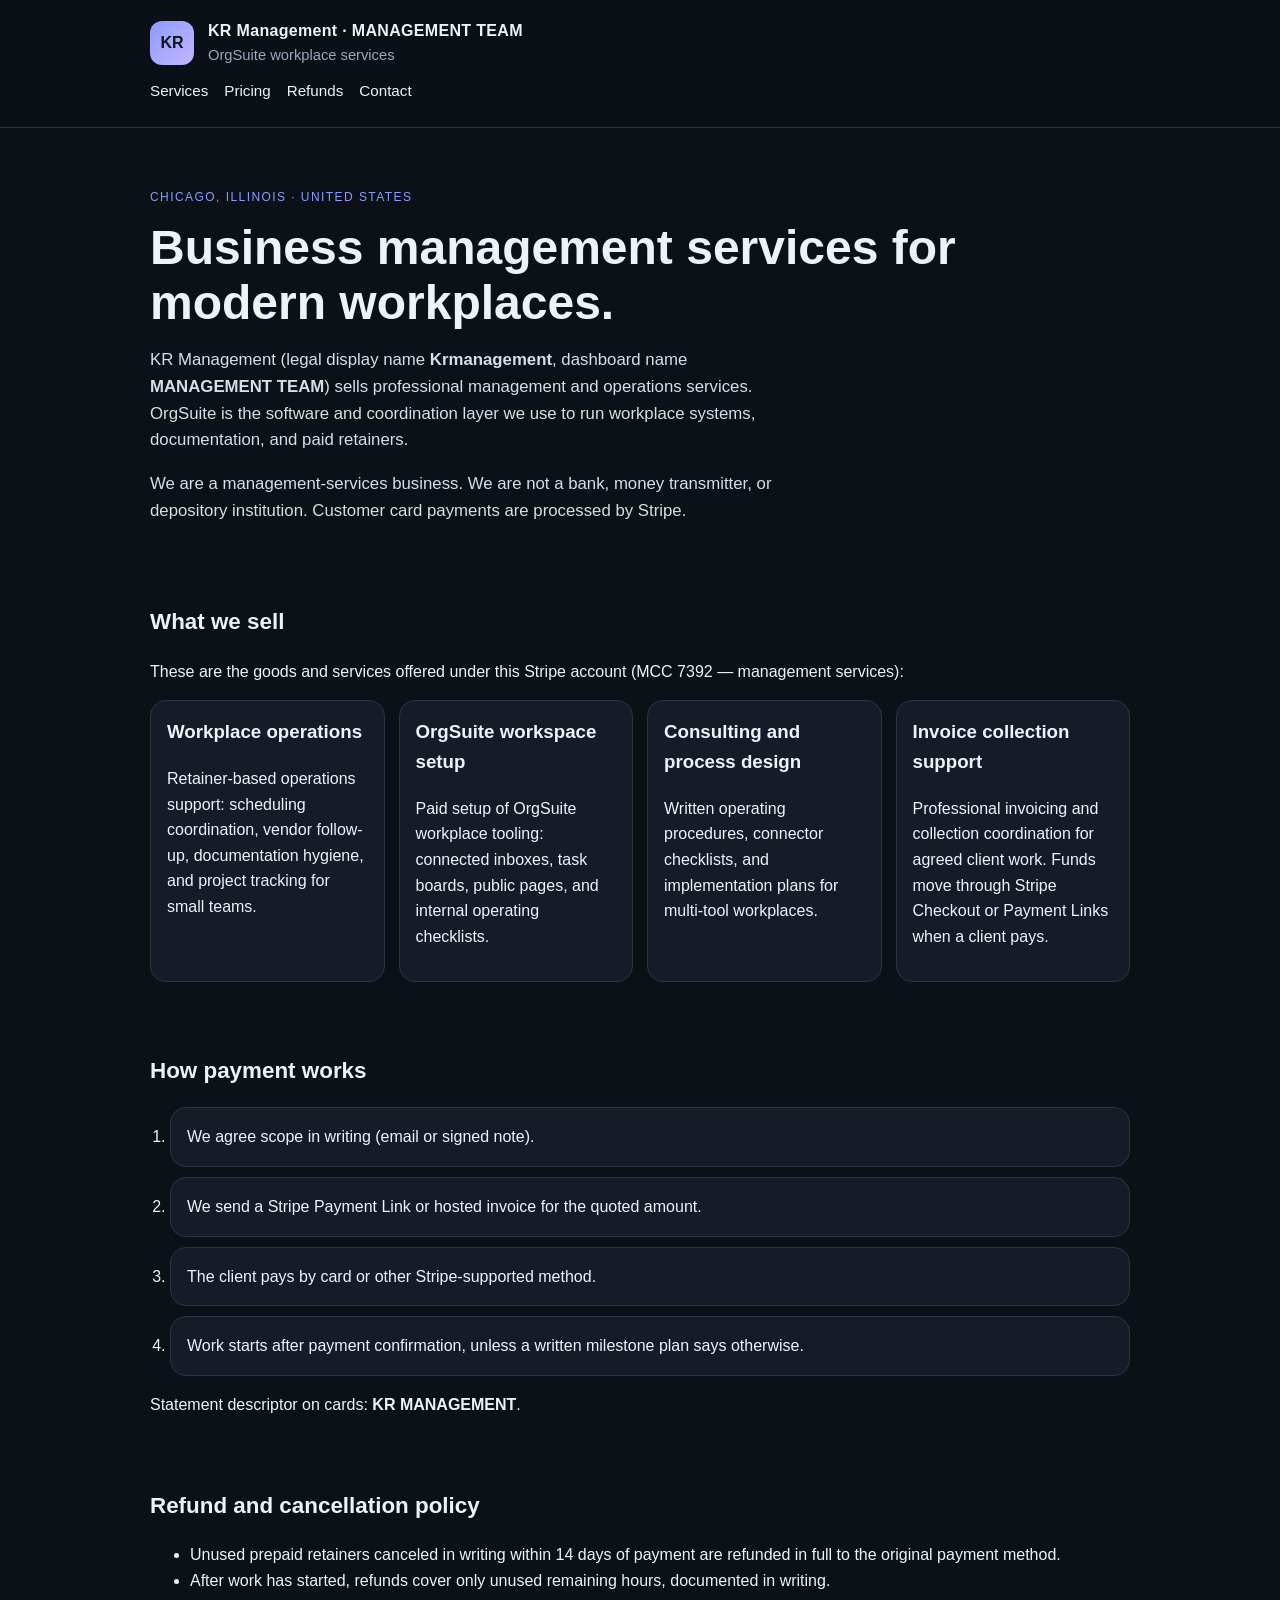
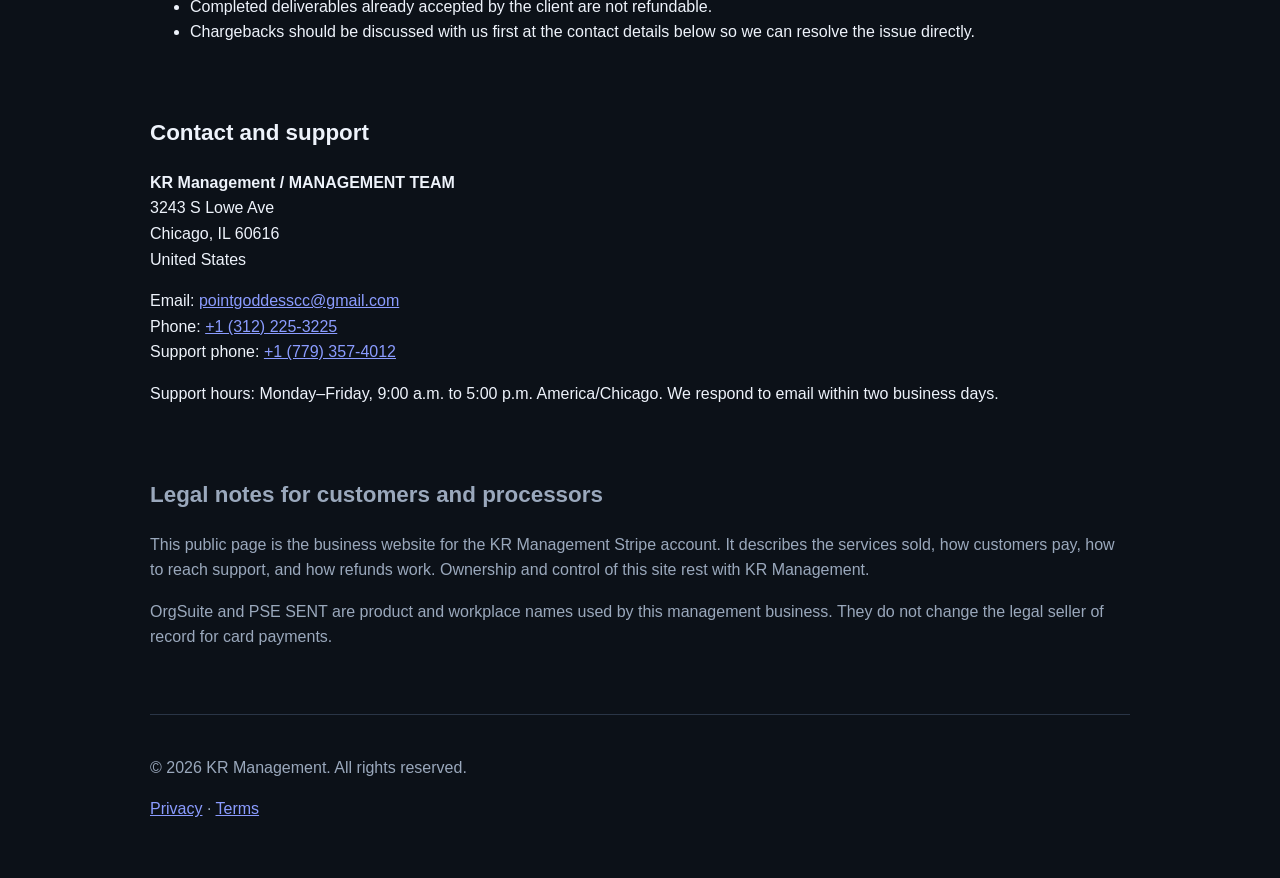
<file: index.html>
<!DOCTYPE html>
<html lang="en">
<head>
  <meta charset="utf-8">
  <meta name="viewport" content="width=device-width, initial-scale=1">
  <title>KR Management | OrgSuite Workplace Services</title>
  <meta name="description" content="KR Management, also known as MANAGEMENT TEAM, provides business operations, workplace coordination, and OrgSuite workspace services from Chicago, Illinois.">
  <meta name="robots" content="index,follow">
  <link rel="canonical" href="https://krmanagement-orgsuite.vercel.app/">
  <link rel="stylesheet" href="styles.css">
</head>
<body>
  <a class="skip" href="#main">Skip to content</a>
  <header class="site-header">
    <div class="wrap brand">
      <div class="mark" aria-hidden="true">KR</div>
      <div>
        <p class="eyebrow">KR Management · MANAGEMENT TEAM</p>
        <p class="tag">OrgSuite workplace services</p>
      </div>
    </div>
    <nav class="wrap nav" aria-label="Primary">
      <a href="#services">Services</a>
      <a href="#how-we-charge">Pricing</a>
      <a href="#refunds">Refunds</a>
      <a href="#contact">Contact</a>
    </nav>
  </header>
  <main id="main">
    <section class="hero wrap">
      <p class="kicker">Chicago, Illinois · United States</p>
      <h1>Business management services for modern workplaces.</h1>
      <p class="lede">KR Management (legal display name <strong>Krmanagement</strong>, dashboard name <strong>MANAGEMENT TEAM</strong>) sells professional management and operations services. OrgSuite is the software and coordination layer we use to run workplace systems, documentation, and paid retainers.</p>
      <p class="lede">We are a management-services business. We are not a bank, money transmitter, or depository institution. Customer card payments are processed by Stripe.</p>
    </section>
    <section id="services" class="wrap section">
      <h2>What we sell</h2>
      <p>These are the goods and services offered under this Stripe account (MCC 7392 — management services):</p>
      <ul class="cards">
        <li><h3>Workplace operations</h3><p>Retainer-based operations support: scheduling coordination, vendor follow-up, documentation hygiene, and project tracking for small teams.</p></li>
        <li><h3>OrgSuite workspace setup</h3><p>Paid setup of OrgSuite workplace tooling: connected inboxes, task boards, public pages, and internal operating checklists.</p></li>
        <li><h3>Consulting and process design</h3><p>Written operating procedures, connector checklists, and implementation plans for multi-tool workplaces.</p></li>
        <li><h3>Invoice collection support</h3><p>Professional invoicing and collection coordination for agreed client work. Funds move through Stripe Checkout or Payment Links when a client pays.</p></li>
      </ul>
    </section>
    <section id="how-we-charge" class="wrap section">
      <h2>How payment works</h2>
      <ol class="steps">
        <li>We agree scope in writing (email or signed note).</li>
        <li>We send a Stripe Payment Link or hosted invoice for the quoted amount.</li>
        <li>The client pays by card or other Stripe-supported method.</li>
        <li>Work starts after payment confirmation, unless a written milestone plan says otherwise.</li>
      </ol>
      <p>Statement descriptor on cards: <strong>KR MANAGEMENT</strong>.</p>
    </section>
    <section id="refunds" class="wrap section">
      <h2>Refund and cancellation policy</h2>
      <ul>
        <li>Unused prepaid retainers canceled in writing within 14 days of payment are refunded in full to the original payment method.</li>
        <li>After work has started, refunds cover only unused remaining hours, documented in writing.</li>
        <li>Completed deliverables already accepted by the client are not refundable.</li>
        <li>Chargebacks should be discussed with us first at the contact details below so we can resolve the issue directly.</li>
      </ul>
    </section>
    <section id="contact" class="wrap section">
      <h2>Contact and support</h2>
      <address><strong>KR Management / MANAGEMENT TEAM</strong><br>3243 S Lowe Ave<br>Chicago, IL 60616<br>United States</address>
      <p>Email: <a href="mailto:pointgoddesscc@gmail.com">pointgoddesscc@gmail.com</a><br>Phone: <a href="tel:+13122253225">+1 (312) 225-3225</a><br>Support phone: <a href="tel:+17793574012">+1 (779) 357-4012</a></p>
      <p>Support hours: Monday–Friday, 9:00 a.m. to 5:00 p.m. America/Chicago. We respond to email within two business days.</p>
    </section>
    <section id="legal" class="wrap section muted">
      <h2>Legal notes for customers and processors</h2>
      <p>This public page is the business website for the KR Management Stripe account. It describes the services sold, how customers pay, how to reach support, and how refunds work. Ownership and control of this site rest with KR Management.</p>
      <p>OrgSuite and PSE SENT are product and workplace names used by this management business. They do not change the legal seller of record for card payments.</p>
    </section>
  </main>
  <footer class="site-footer wrap">
    <p>© 2026 KR Management. All rights reserved.</p>
    <p><a href="privacy.html">Privacy</a> · <a href="terms.html">Terms</a></p>
  </footer>
</body>
</html>
</file>
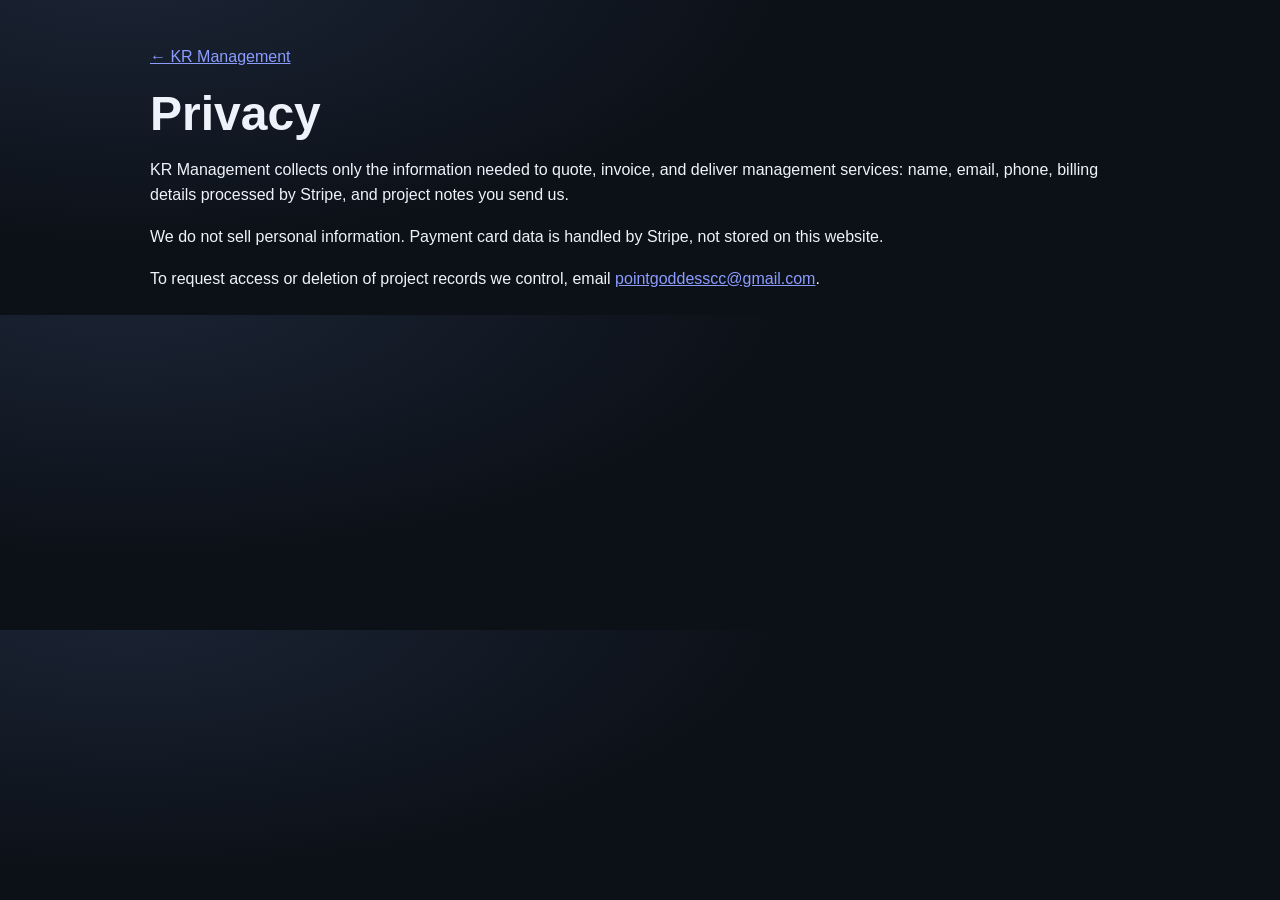
<file: privacy.html>
<!DOCTYPE html>
<html lang="en">
<head>
  <meta charset="utf-8">
  <meta name="viewport" content="width=device-width, initial-scale=1">
  <title>Privacy · KR Management</title>
  <link rel="stylesheet" href="styles.css">
</head>
<body>
  <main class="wrap section">
    <p><a href="index.html">← KR Management</a></p>
    <h1>Privacy</h1>
    <p>KR Management collects only the information needed to quote, invoice, and deliver management services: name, email, phone, billing details processed by Stripe, and project notes you send us.</p>
    <p>We do not sell personal information. Payment card data is handled by Stripe, not stored on this website.</p>
    <p>To request access or deletion of project records we control, email <a href="mailto:pointgoddesscc@gmail.com">pointgoddesscc@gmail.com</a>.</p>
  </main>
</body>
</html>
</file>
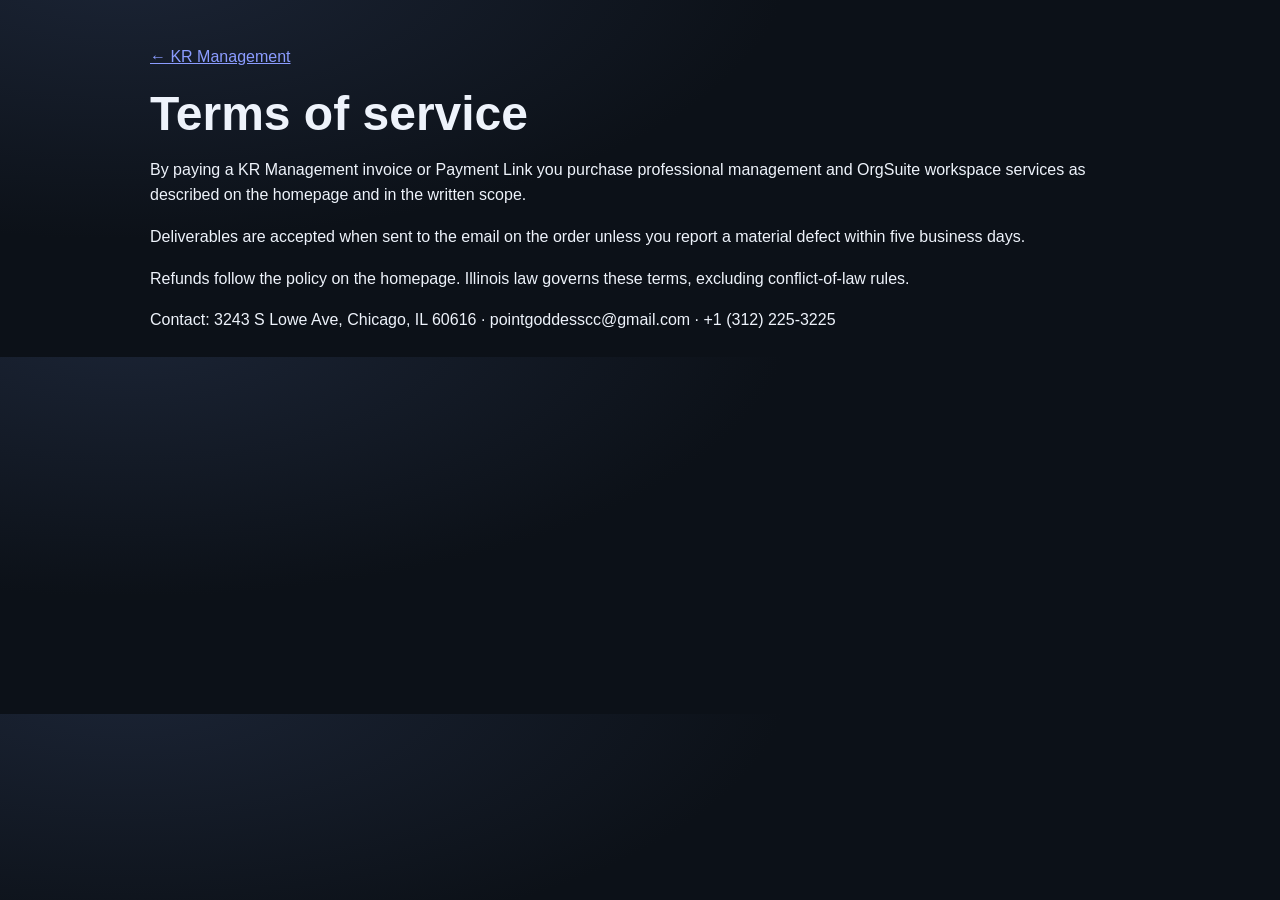
<file: terms.html>
<!DOCTYPE html>
<html lang="en">
<head>
  <meta charset="utf-8">
  <meta name="viewport" content="width=device-width, initial-scale=1">
  <title>Terms · KR Management</title>
  <link rel="stylesheet" href="styles.css">
</head>
<body>
  <main class="wrap section">
    <p><a href="index.html">← KR Management</a></p>
    <h1>Terms of service</h1>
    <p>By paying a KR Management invoice or Payment Link you purchase professional management and OrgSuite workspace services as described on the homepage and in the written scope.</p>
    <p>Deliverables are accepted when sent to the email on the order unless you report a material defect within five business days.</p>
    <p>Refunds follow the policy on the homepage. Illinois law governs these terms, excluding conflict-of-law rules.</p>
    <p>Contact: 3243 S Lowe Ave, Chicago, IL 60616 · pointgoddesscc@gmail.com · +1 (312) 225-3225</p>
  </main>
</body>
</html>
</file>
<file: styles.css>
:root {
  --bg: #0c1118;
  --panel: #151c27;
  --ink: #eef3fb;
  --muted: #9aa8bc;
  --line: #2a3546;
  --accent: #8b9cff;
  --accent-2: #c5b4ff;
}
* { box-sizing: border-box; }
html { scroll-behavior: smooth; }
body {
  margin: 0;
  font-family: "Segoe UI", "Helvetica Neue", Arial, sans-serif;
  background: radial-gradient(1200px 500px at 10% -10%, #1b2435 0%, var(--bg) 55%);
  color: var(--ink);
  line-height: 1.6;
}
.skip { position: absolute; left: -999px; top: 0; }
.skip:focus { left: 12px; background: #fff; color: #000; padding: 8px; }
.wrap { width: min(980px, calc(100% - 32px)); margin-inline: auto; }
.site-header {
  border-bottom: 1px solid var(--line);
  padding: 18px 0 8px;
  background: rgba(12, 17, 24, 0.9);
  position: sticky;
  top: 0;
  backdrop-filter: blur(10px);
}
.brand { display: flex; gap: 14px; align-items: center; }
.mark {
  width: 44px; height: 44px; border-radius: 12px;
  display: grid; place-items: center;
  background: linear-gradient(135deg, var(--accent), var(--accent-2));
  color: #10131a; font-weight: 800;
}
.eyebrow { margin: 0; font-weight: 700; letter-spacing: .02em; }
.tag { margin: 0; color: var(--muted); font-size: .92rem; }
.nav { display: flex; gap: 16px; padding: 12px 0 16px; flex-wrap: wrap; }
.nav a { color: var(--ink); text-decoration: none; font-size: .95rem; }
.nav a:hover, .nav a:focus { color: var(--accent-2); }
.hero { padding: 48px 0 16px; }
.kicker { color: var(--accent); text-transform: uppercase; letter-spacing: .12em; font-size: .75rem; }
h1 { font-size: clamp(1.8rem, 4vw, 3rem); line-height: 1.15; margin: 8px 0 16px; }
.lede { font-size: 1.05rem; color: #d5deea; max-width: 70ch; }
.section { padding: 28px 0 8px; }
h2 { font-size: 1.4rem; }
.cards {
  list-style: none;
  padding: 0;
  display: grid;
  grid-template-columns: repeat(auto-fit, minmax(220px, 1fr));
  gap: 14px;
}
.cards li, .steps li {
  background: var(--panel);
  border: 1px solid var(--line);
  border-radius: 16px;
  padding: 16px;
}
.cards h3 { margin-top: 0; }
.steps { padding-left: 20px; }
.steps li { margin-bottom: 10px; }
address { font-style: normal; }
a { color: var(--accent); }
.muted { color: var(--muted); }
.site-footer {
  border-top: 1px solid var(--line);
  margin-top: 40px;
  padding: 24px 0 40px;
  color: var(--muted);
}
@media (max-width: 640px) {
  .hero { padding-top: 28px; }
}
</file>
